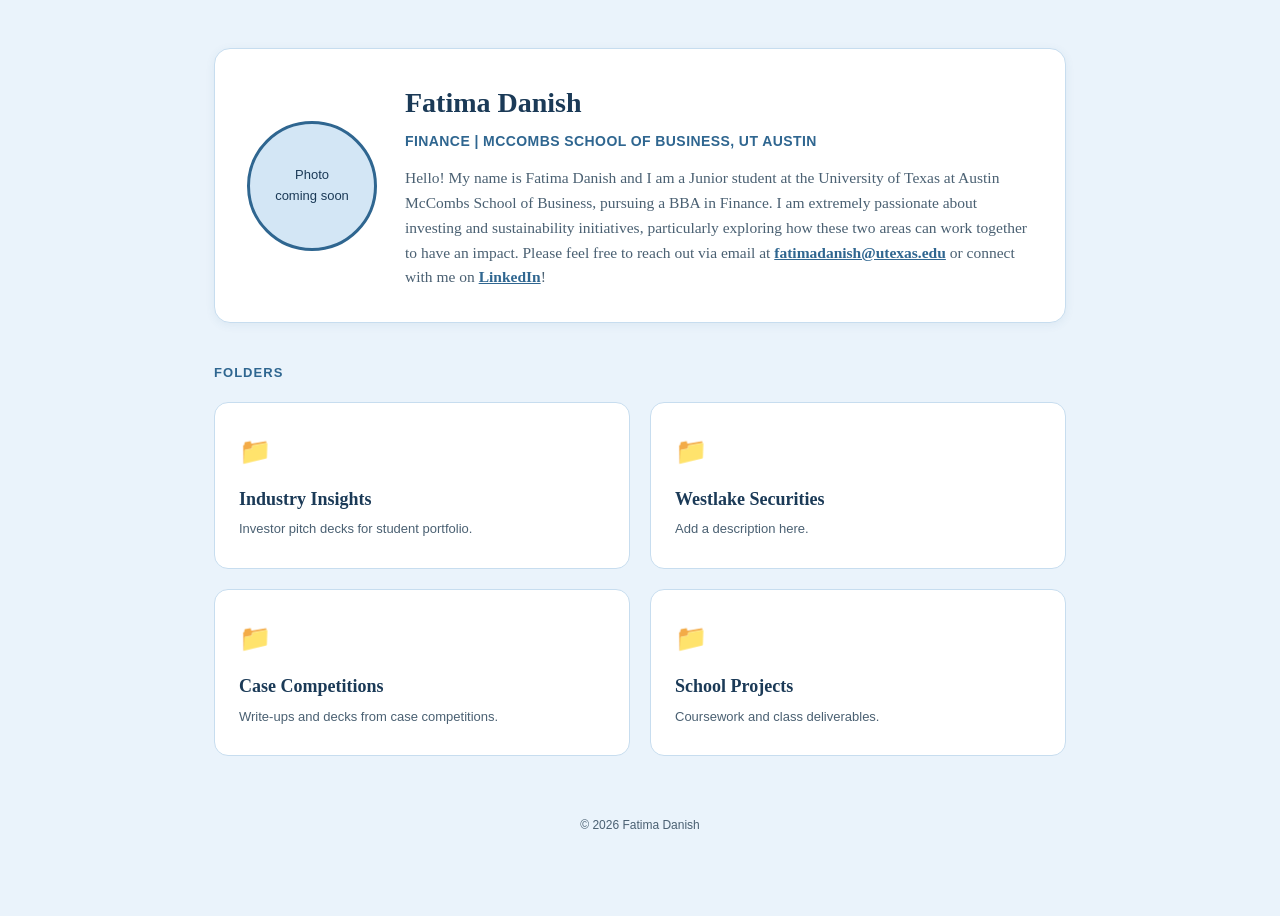
<file: index.html>
<!DOCTYPE html>
<html lang="en">
<head>
<meta charset="UTF-8">
<meta name="viewport" content="width=device-width, initial-scale=1.0">
<title>Fatima Danish | Portfolio</title>
<link rel="stylesheet" href="style.css">
</head>
<body>
<div class="wrap">

  <div class="header">
    <div class="headshot">
      <!-- Replace this block with: <img src="headshot.jpg" alt="Fatima Danish"> -->
      Photo<br>coming soon
    </div>
    <div class="about">
      <h1>Fatima Danish</h1>
      <div class="subtitle">Finance | McCombs School of Business, UT Austin</div>
      <p>
        Hello! My name is Fatima Danish and I am a Junior student at the University of Texas at Austin
        McCombs School of Business, pursuing a BBA in Finance. I am extremely passionate about investing
        and sustainability initiatives, particularly exploring how these two areas can work together to
        have an impact. Please feel free to reach out via email at
        <a href="mailto:fatimadanish@utexas.edu">fatimadanish@utexas.edu</a> or connect with me on
        <a href="https://linkedin.com" target="_blank" rel="noopener">LinkedIn</a>!
      </p>
    </div>
  </div>

  <div class="section-title">Folders</div>
  <div class="folder-grid">

    <a class="folder-card" href="industry-insights.html">
      <span class="folder-icon">📁</span>
      <h2>Industry Insights</h2>
      <p>Investor pitch decks for student portfolio.</p>
    </a>

    <a class="folder-card" href="westlake.html">
      <span class="folder-icon">📁</span>
      <h2>Westlake Securities</h2>
      <p>Add a description here.</p>
    </a>

    <a class="folder-card" href="case-competitions.html">
      <span class="folder-icon">📁</span>
      <h2>Case Competitions</h2>
      <p>Write-ups and decks from case competitions.</p>
    </a>

    <a class="folder-card" href="school-projects.html">
      <span class="folder-icon">📁</span>
      <h2>School Projects</h2>
      <p>Coursework and class deliverables.</p>
    </a>

  </div>

  <footer>&copy; 2026 Fatima Danish</footer>
</div>
</body>
</html>
</file>
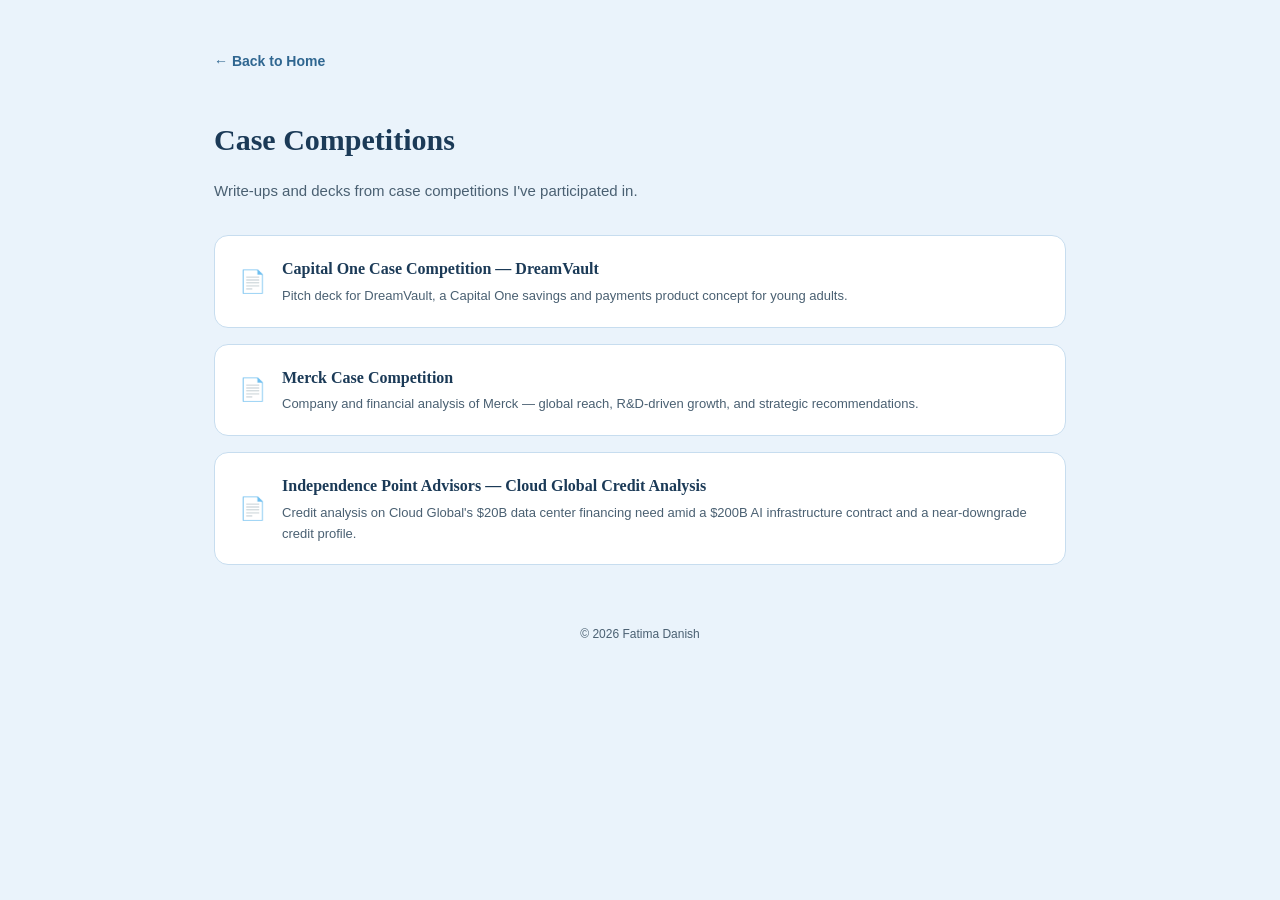
<file: case-competitions (1).html>
<!DOCTYPE html>
<html lang="en">
<head>
<meta charset="UTF-8">
<meta name="viewport" content="width=device-width, initial-scale=1.0">
<title>Case Competitions | Fatima Danish</title>
<link rel="stylesheet" href="style.css">
</head>
<body>
<div class="wrap">
  <a class="nav-back" href="index.html">&larr; Back to Home</a>
  <h1 class="page-title">Case Competitions</h1>
  <p class="page-intro">Write-ups and decks from case competitions I've participated in.</p>

  <a class="file-card" href="assets/Capital_One_Case_Comp_Pitch.pdf" target="_blank" rel="noopener">
    <span class="file-icon">📄</span>
    <div class="file-info">
      <h3>Capital One Case Competition &mdash; DreamVault</h3>
      <p>Pitch deck for DreamVault, a Capital One savings and payments product concept for young adults.</p>
    </div>
  </a>

  <a class="file-card" href="assets/Merck_Case_Competition.pdf" target="_blank" rel="noopener">
    <span class="file-icon">📄</span>
    <div class="file-info">
      <h3>Merck Case Competition</h3>
      <p>Company and financial analysis of Merck &mdash; global reach, R&amp;D-driven growth, and strategic recommendations.</p>
    </div>
  </a>

  <a class="file-card" href="assets/IPA_Cloud_Global_Case_Competition.pdf" target="_blank" rel="noopener">
    <span class="file-icon">📄</span>
    <div class="file-info">
      <h3>Independence Point Advisors &mdash; Cloud Global Credit Analysis</h3>
      <p>Credit analysis on Cloud Global's $20B data center financing need amid a $200B AI infrastructure contract and a near-downgrade credit profile.</p>
    </div>
  </a>

  <footer>&copy; 2026 Fatima Danish</footer>
</div>
</body>
</html>
</file>
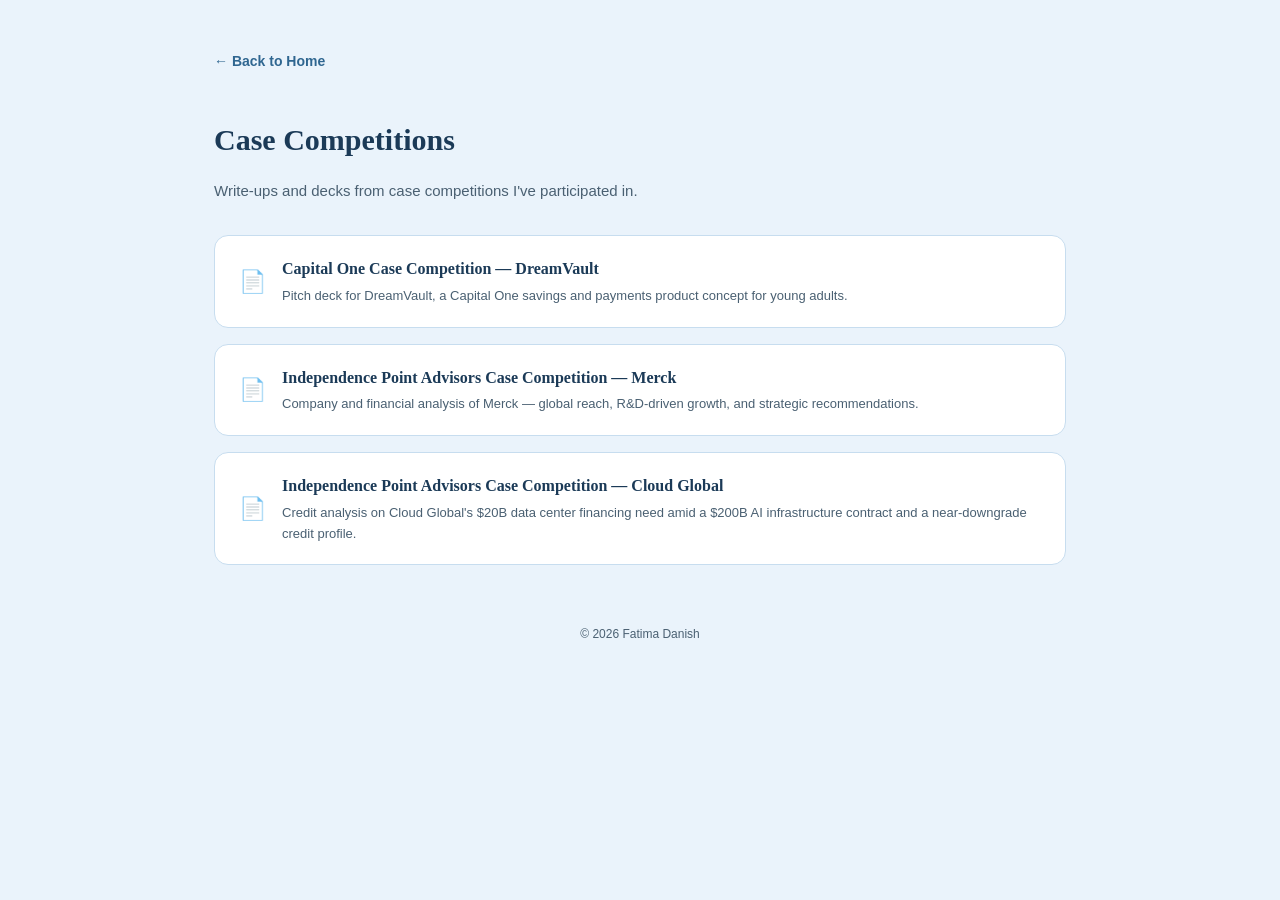
<file: case-competitions.html>
<!DOCTYPE html>
<html lang="en">
<head>
<meta charset="UTF-8">
<meta name="viewport" content="width=device-width, initial-scale=1.0">
<title>Case Competitions | Fatima Danish</title>
<link rel="stylesheet" href="style.css">
</head>
<body>
<div class="wrap">
  <a class="nav-back" href="index.html">&larr; Back to Home</a>
  <h1 class="page-title">Case Competitions</h1>
  <p class="page-intro">Write-ups and decks from case competitions I've participated in.</p>

  <a class="file-card" href="assets/Capital%20One%20x%20Dream%20Vault.pdf" target="_blank" rel="noopener">
    <span class="file-icon">📄</span>
    <div class="file-info">
      <h3>Capital One Case Competition &mdash; DreamVault</h3>
      <p>Pitch deck for DreamVault, a Capital One savings and payments product concept for young adults.</p>
    </div>
  </a>

  <a class="file-card" href="assets/Independence%20Point%20Advisors%20x%20Merck.pdf" target="_blank" rel="noopener">
    <span class="file-icon">📄</span>
    <div class="file-info">
      <h3>Independence Point Advisors Case Competition &mdash; Merck</h3>
      <p>Company and financial analysis of Merck &mdash; global reach, R&amp;D-driven growth, and strategic recommendations.</p>
    </div>
  </a>

  <a class="file-card" href="assets/Independence%20Point%20Advisors%20x%20Cloud%20Global.pdf" target="_blank" rel="noopener">
    <span class="file-icon">📄</span>
    <div class="file-info">
      <h3>Independence Point Advisors Case Competition &mdash; Cloud Global</h3>
      <p>Credit analysis on Cloud Global's $20B data center financing need amid a $200B AI infrastructure contract and a near-downgrade credit profile.</p>
    </div>
  </a>

  <footer>&copy; 2026 Fatima Danish</footer>
</div>
</body>
</html>
</file>
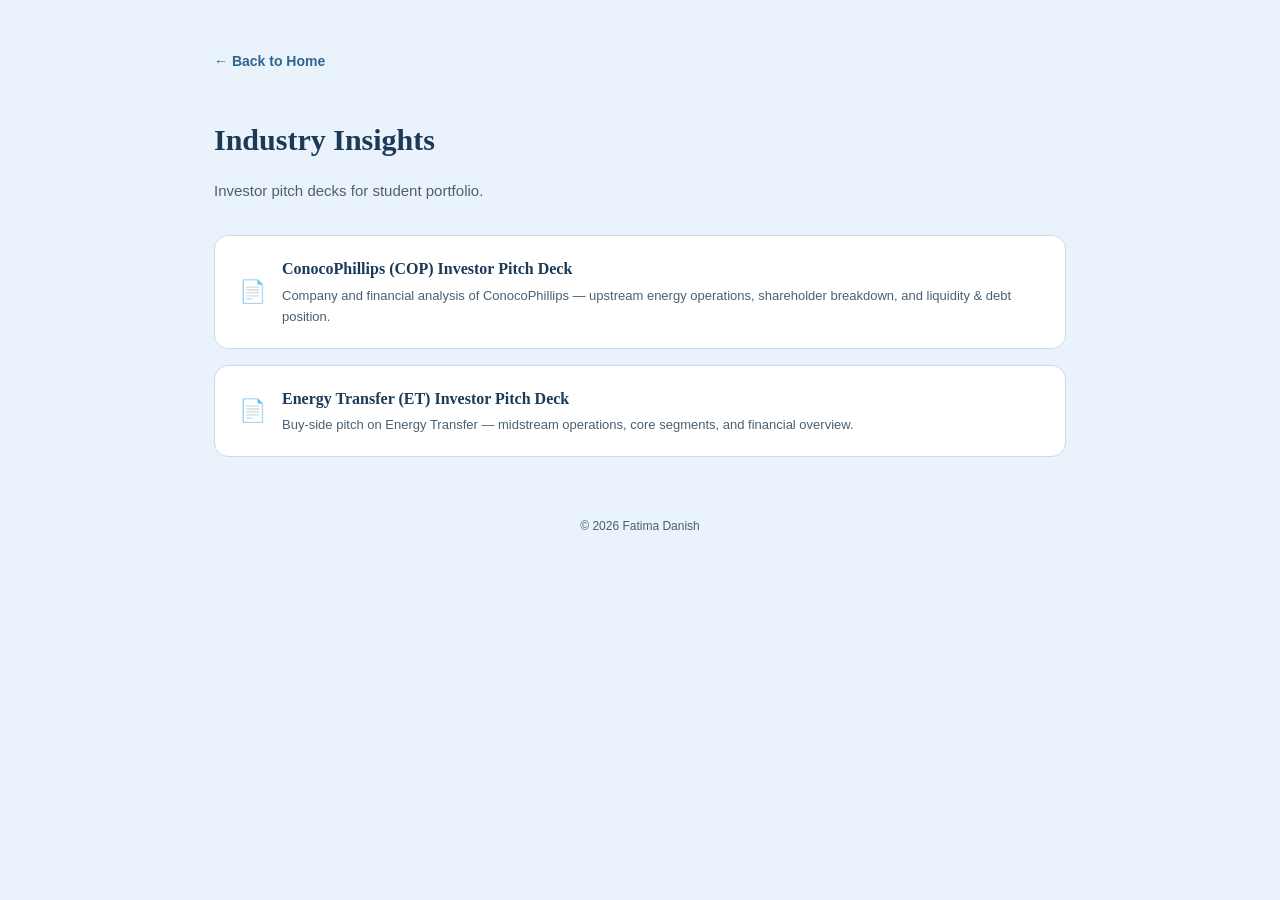
<file: industry-insights.html>
<!DOCTYPE html>
<html lang="en">
<head>
<meta charset="UTF-8">
<meta name="viewport" content="width=device-width, initial-scale=1.0">
<title>Industry Insights | Fatima Danish</title>
<link rel="stylesheet" href="style.css">
</head>
<body>
<div class="wrap">
  <a class="nav-back" href="index.html">&larr; Back to Home</a>
  <h1 class="page-title">Industry Insights</h1>
  <p class="page-intro">Investor pitch decks for student portfolio.</p>

  <a class="file-card" href="assets/Conocophillips%20(COP)%20Investor%20Pitch%20Deck.pdf" target="_blank" rel="noopener">
    <span class="file-icon">📄</span>
    <div class="file-info">
      <h3>ConocoPhillips (COP) Investor Pitch Deck</h3>
      <p>Company and financial analysis of ConocoPhillips &mdash; upstream energy operations, shareholder breakdown, and liquidity &amp; debt position.</p>
    </div>
  </a>

  <a class="file-card" href="assets/Energy%20Transfer%20%20(ET)%20Investor%20Pitch%20Deck.pdf" target="_blank" rel="noopener">
    <span class="file-icon">📄</span>
    <div class="file-info">
      <h3>Energy Transfer (ET) Investor Pitch Deck</h3>
      <p>Buy-side pitch on Energy Transfer &mdash; midstream operations, core segments, and financial overview.</p>
    </div>
  </a>

  <footer>&copy; 2026 Fatima Danish</footer>
</div>
</body>
</html>
</file>
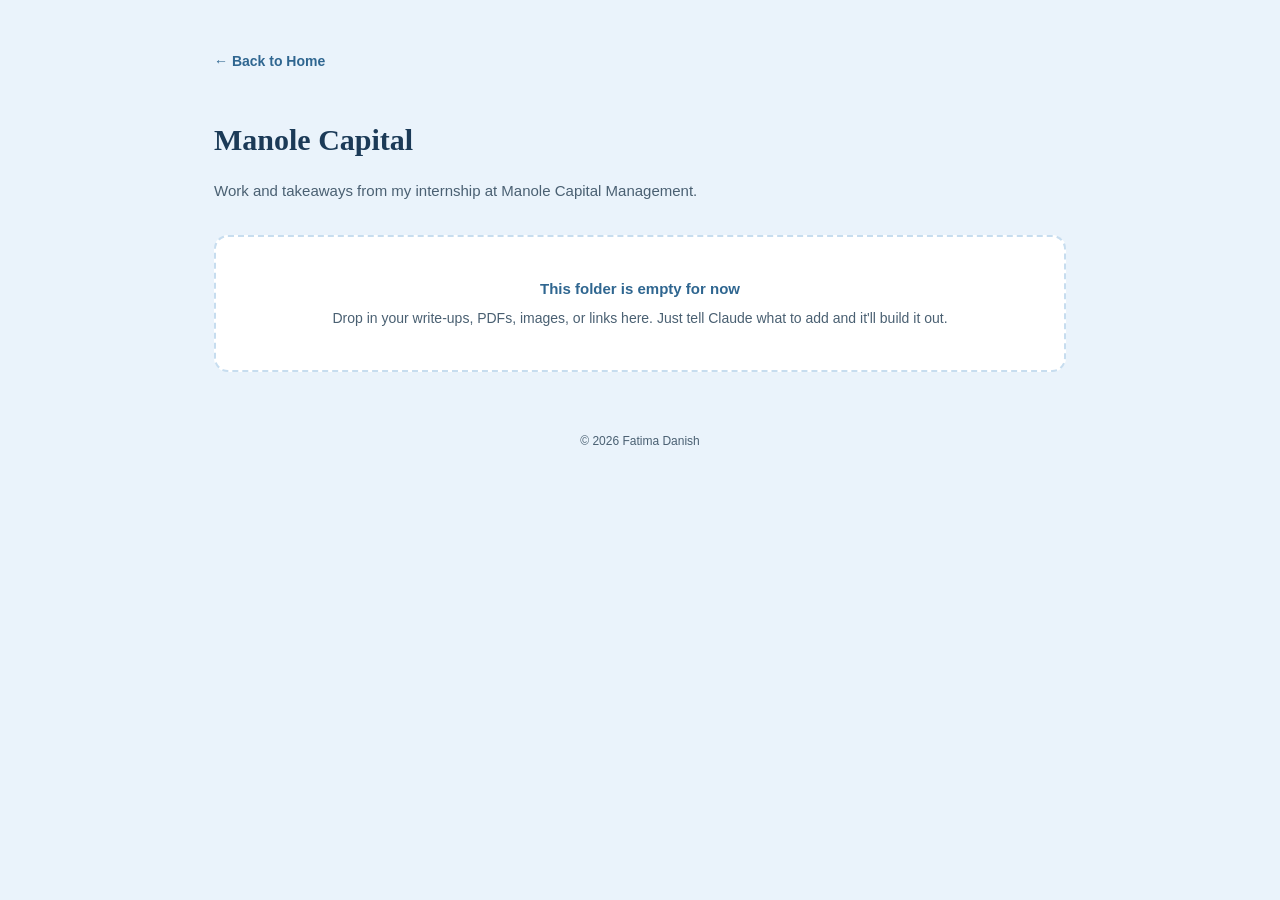
<file: manole.html>
<!DOCTYPE html>
<html lang="en">
<head>
<meta charset="UTF-8">
<meta name="viewport" content="width=device-width, initial-scale=1.0">
<title>Manole Capital | Fatima Danish</title>
<link rel="stylesheet" href="style.css">
</head>
<body>
<div class="wrap">
  <a class="nav-back" href="index.html">&larr; Back to Home</a>
  <h1 class="page-title">Manole Capital</h1>
  <p class="page-intro">Work and takeaways from my internship at Manole Capital Management.</p>

  <div class="placeholder-box">
    <strong>This folder is empty for now</strong>
    Drop in your write-ups, PDFs, images, or links here. Just tell Claude what to add and it'll build it out.
  </div>

  <footer>&copy; 2026 Fatima Danish</footer>
</div>
</body>
</html>
</file>
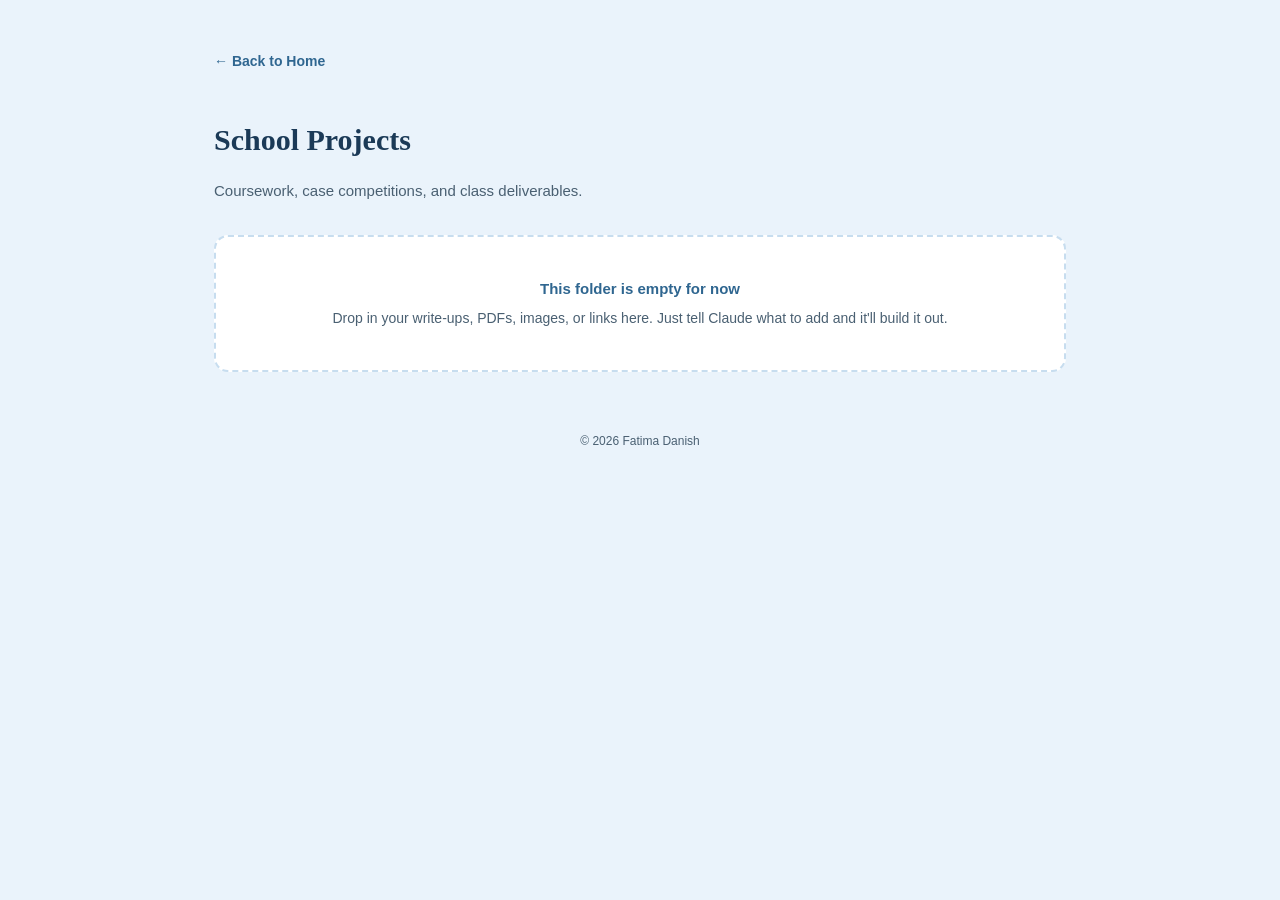
<file: school-projects.html>
<!DOCTYPE html>
<html lang="en">
<head>
<meta charset="UTF-8">
<meta name="viewport" content="width=device-width, initial-scale=1.0">
<title>School Projects | Fatima Danish</title>
<link rel="stylesheet" href="style.css">
</head>
<body>
<div class="wrap">
  <a class="nav-back" href="index.html">&larr; Back to Home</a>
  <h1 class="page-title">School Projects</h1>
  <p class="page-intro">Coursework, case competitions, and class deliverables.</p>

  <div class="placeholder-box">
    <strong>This folder is empty for now</strong>
    Drop in your write-ups, PDFs, images, or links here. Just tell Claude what to add and it'll build it out.
  </div>

  <footer>&copy; 2026 Fatima Danish</footer>
</div>
</body>
</html>
</file>
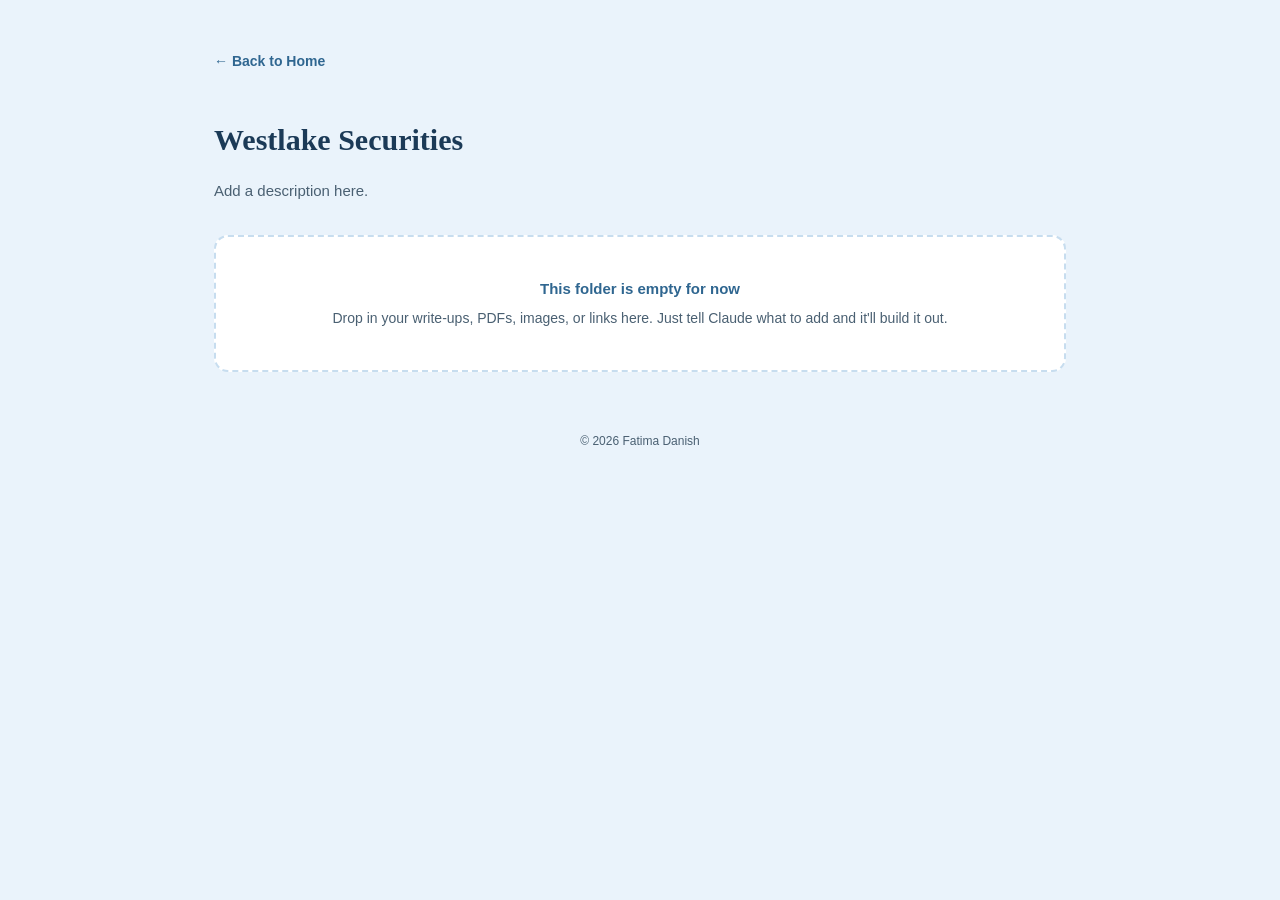
<file: westlake.html>
<!DOCTYPE html>
<html lang="en">
<head>
<meta charset="UTF-8">
<meta name="viewport" content="width=device-width, initial-scale=1.0">
<title>Westlake Securities | Fatima Danish</title>
<link rel="stylesheet" href="style.css">
</head>
<body>
<div class="wrap">
  <a class="nav-back" href="index.html">&larr; Back to Home</a>
  <h1 class="page-title">Westlake Securities</h1>
  <p class="page-intro">Add a description here.</p>

  <div class="placeholder-box">
    <strong>This folder is empty for now</strong>
    Drop in your write-ups, PDFs, images, or links here. Just tell Claude what to add and it'll build it out.
  </div>

  <footer>&copy; 2026 Fatima Danish</footer>
</div>
</body>
</html>
</file>
<file: style.css>
:root {
  --bg: #eaf3fb;
  --bg-card: #ffffff;
  --accent: #2f6690;
  --accent-dark: #1b3a57;
  --accent-light: #d3e6f5;
  --text: #1c2b36;
  --text-soft: #4a6072;
  --border: #c7ddef;
}

* { box-sizing: border-box; }

body {
  margin: 0;
  font-family: 'Georgia', 'Times New Roman', serif;
  background: var(--bg);
  color: var(--text);
  line-height: 1.6;
}

.wrap {
  max-width: 900px;
  margin: 0 auto;
  padding: 48px 24px 80px;
}

.nav-back {
  display: inline-block;
  margin-bottom: 24px;
  color: var(--accent);
  text-decoration: none;
  font-family: Arial, sans-serif;
  font-size: 14px;
  font-weight: 600;
}
.nav-back:hover { text-decoration: underline; }

.header {
  display: flex;
  align-items: center;
  gap: 28px;
  background: var(--bg-card);
  border: 1px solid var(--border);
  border-radius: 16px;
  padding: 32px;
  margin-bottom: 40px;
  box-shadow: 0 2px 10px rgba(47, 102, 144, 0.08);
}

.headshot {
  flex-shrink: 0;
  width: 130px;
  height: 130px;
  border-radius: 50%;
  background: var(--accent-light);
  border: 3px solid var(--accent);
  display: flex;
  align-items: center;
  justify-content: center;
  overflow: hidden;
  font-family: Arial, sans-serif;
  color: var(--accent-dark);
  font-size: 13px;
  text-align: center;
  padding: 6px;
}

.headshot img {
  width: 100%;
  height: 100%;
  object-fit: cover;
}

.about h1 {
  margin: 0 0 4px;
  font-size: 28px;
  color: var(--accent-dark);
}

.about .subtitle {
  font-family: Arial, sans-serif;
  font-size: 14px;
  color: var(--accent);
  font-weight: 600;
  letter-spacing: 0.03em;
  text-transform: uppercase;
  margin-bottom: 14px;
}

.about p {
  margin: 0;
  font-size: 15.5px;
  color: var(--text-soft);
}

.about a {
  color: var(--accent);
  font-weight: 600;
}

.section-title {
  font-family: Arial, sans-serif;
  font-size: 13px;
  font-weight: 700;
  letter-spacing: 0.08em;
  text-transform: uppercase;
  color: var(--accent);
  margin: 0 0 18px;
}

.folder-grid {
  display: grid;
  grid-template-columns: repeat(2, 1fr);
  gap: 20px;
}

.folder-card {
  display: block;
  text-decoration: none;
  background: var(--bg-card);
  border: 1px solid var(--border);
  border-radius: 14px;
  padding: 28px 24px;
  transition: transform 0.15s ease, box-shadow 0.15s ease, border-color 0.15s ease;
}

.folder-card:hover {
  transform: translateY(-3px);
  box-shadow: 0 8px 20px rgba(47, 102, 144, 0.15);
  border-color: var(--accent);
}

.folder-icon {
  font-size: 26px;
  margin-bottom: 12px;
  display: block;
}

.folder-card h2 {
  margin: 0 0 6px;
  font-size: 18px;
  color: var(--accent-dark);
}

.folder-card p {
  margin: 0;
  font-family: Arial, sans-serif;
  font-size: 13px;
  color: var(--text-soft);
}

.page-title {
  color: var(--accent-dark);
  font-size: 30px;
  margin-bottom: 8px;
}

.page-intro {
  color: var(--text-soft);
  font-size: 15px;
  margin-bottom: 32px;
  font-family: Arial, sans-serif;
}

.placeholder-box {
  background: var(--bg-card);
  border: 2px dashed var(--border);
  border-radius: 14px;
  padding: 40px 24px;
  text-align: center;
  color: var(--text-soft);
  font-family: Arial, sans-serif;
  font-size: 14px;
}

.placeholder-box strong {
  display: block;
  color: var(--accent);
  font-size: 15px;
  margin-bottom: 6px;
}

.file-card {
  display: flex;
  align-items: center;
  gap: 16px;
  background: var(--bg-card);
  border: 1px solid var(--border);
  border-radius: 14px;
  padding: 20px 24px;
  text-decoration: none;
  margin-bottom: 16px;
  transition: box-shadow 0.15s ease, border-color 0.15s ease;
}

.file-card:hover {
  box-shadow: 0 8px 20px rgba(47, 102, 144, 0.15);
  border-color: var(--accent);
}

.file-icon {
  font-size: 22px;
  flex-shrink: 0;
}

.file-info h3 {
  margin: 0 0 4px;
  font-size: 16px;
  color: var(--accent-dark);
}

.file-info p {
  margin: 0;
  font-family: Arial, sans-serif;
  font-size: 13px;
  color: var(--text-soft);
}

footer {
  margin-top: 60px;
  text-align: center;
  font-family: Arial, sans-serif;
  font-size: 12px;
  color: var(--text-soft);
}

@media (max-width: 600px) {
  .header { flex-direction: column; text-align: center; }
  .folder-grid { grid-template-columns: 1fr; }
}
</file>
